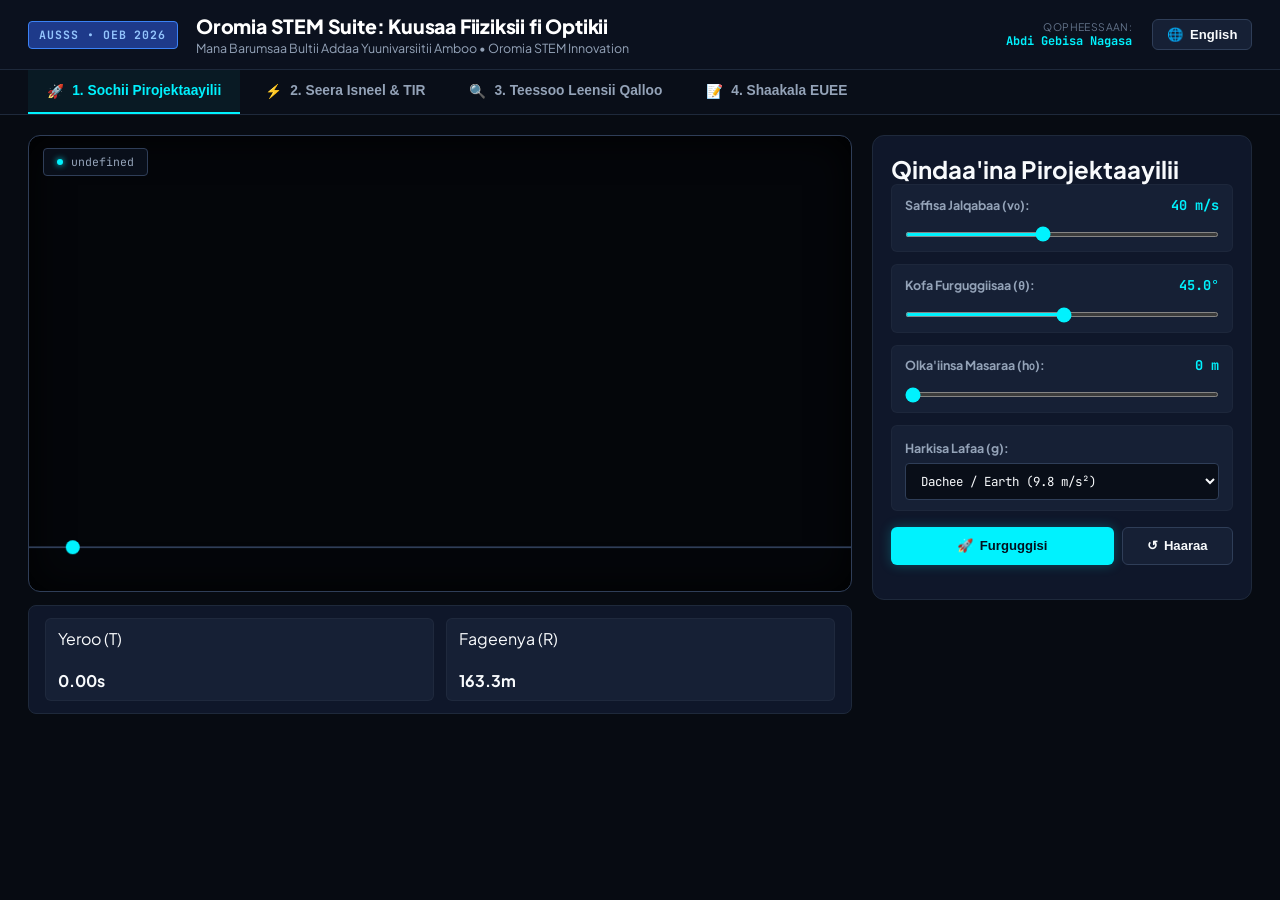
<file: index.html>
<!DOCTYPE html>
<html lang="om">
<head>
  <meta charset="UTF-8" />
  <meta name="viewport" content="width=device-width, initial-scale=1.0" />
  <title>Oromia STEM Suite: Physics & Optics Lab | AUSSS</title>
  <link rel="stylesheet" href="style.css" />
  <link href="https://fonts.googleapis.com/css2?family=JetBrains+Mono:wght@400;700&family=Plus+Jakarta+Sans:wght@400;700;800&display=swap" rel="stylesheet">
</head>
<body>

  <header class="app-header">
    <div class="header-brand">
      <div class="ausss-pill">AUSSS • OEB 2026</div>
      <div class="title-block">
        <h1 id="app-title">Oromia STEM Suite: Kuusaa Fiiziksii fi Optikii</h1>
        <p class="subtitle" id="app-subtitle">Mana Barumsaa Bultii Addaa Yuunivarsiitii Amboo • Oromia STEM Innovation</p>
      </div>
    </div>
    <div class="header-tools">
      <div class="dev-tag">
        <span class="dev-lbl" id="dev-lbl">Qopheessaan:</span>
        <span class="dev-name">Abdi Gebisa Nagasa</span>
      </div>
      <button id="lang-toggle-btn" class="lang-toggle-btn" onclick="toggleLanguage()">
        🌐 <span id="lang-current">English</span>
      </button>
    </div>
  </header>

  <nav class="nav-shelf">
    <div class="mode-tabs">
      <button class="tab-btn active" id="tab-projectile" onclick="switchTab('projectile')">🚀 <span id="tab-lbl-proj">1. Sochii Pirojektaayilii</span></button>
      <button class="tab-btn" id="tab-refraction" onclick="switchTab('refraction')">⚡ <span id="tab-lbl-snell">2. Seera Isneel & TIR</span></button>
      <button class="tab-btn" id="tab-lens" onclick="switchTab('lens')">🔍 <span id="tab-lbl-lens">3. Teessoo Leensii Qalloo</span></button>
      <button class="tab-btn" id="tab-euee" onclick="switchTab('euee')">📝 <span id="tab-lbl-euee">4. Shaakala EUEE</span></button>
    </div>
  </nav>

  <main class="workstation-grid">
    <section class="canvas-viewport">
      <div class="canvas-frame">
        <canvas id="simCanvas" width="940" height="520"></canvas>
        <div class="canvas-floating-badge"><span class="pulse-ring"></span> <span id="canvas-mode-text">Mootora Sochii Pirojektaayilii</span></div>
      </div>
      <div class="telemetry-bar" id="telemetry-deck"></div>
    </section>

    <aside class="control-console">
      <!-- PANEL 1: PROJECTILE -->
      <div class="console-module" id="panel-projectile">
        <h2 id="proj-panel-title">Qindaa'ina Pirojektaayilii</h2>
        <div class="param-box">
            <div class="param-head"><label id="lbl-v0">Saffisa Jalqabaa (v₀):</label><span class="num-out" id="out-v0">40 m/s</span></div>
            <input type="range" id="sl-v0" min="5" max="85" value="40" oninput="updatePhysics()">
        </div>
        <div class="param-box">
            <div class="param-head"><label id="lbl-theta">Kofa Furguggiisaa (θ):</label><span class="num-out" id="out-theta">45.0°</span></div>
            <input type="range" id="sl-theta" min="0" max="89" step="0.5" value="45" oninput="updatePhysics()">
        </div>
        <div class="param-box">
            <div class="param-head"><label id="lbl-h0">Olka'iinsa Masaraa (h₀):</label><span class="num-out" id="out-h0">0 m</span></div>
            <input type="range" id="sl-h0" min="0" max="60" value="0" oninput="updatePhysics()">
        </div>
        <div class="param-box">
            <label id="lbl-gravity">Harkisa Lafaa (g):</label>
            <select id="sel-gravity" class="tech-select" onchange="updatePhysics()">
                <option value="9.80">Dachee / Earth (9.8 m/s²)</option>
                <option value="1.62">Ji'a / Moon (1.6 m/s²)</option>
            </select>
        </div>
        <div class="btn-cluster">
            <button class="btn-action primary" onclick="launchProjectile()">🚀 <span id="lbl-btn-launch">Furguggisi</span></button>
            <button class="btn-action secondary" onclick="resetProjectile()">↺ <span id="lbl-btn-reset-proj">Haaraa</span></button>
        </div>
      </div>

      <!-- PANEL 2: SNELL -->
      <div class="console-module hidden" id="panel-refraction">
        <h2 id="snell-panel-title">Qindaa'ina Jal'ina Ifaa</h2>
        <div class="param-box">
          <label id="lbl-med1">Giddu-galeessa 1ffaa (n₁):</label>
          <select id="sel-med1" class="tech-select" onchange="updatePhysics()">
            <option value="1.0003">Qilleensa / Air</option>
            <option value="1.333">Bishaan / Water</option>
            <option value="1.52">Gilaasii / Glass</option>
          </select>
        </div>
        <div class="param-box">
          <label id="lbl-med2">Giddu-galeessa 2ffaa (n₂):</label>
          <select id="sel-med2" class="tech-select" onchange="updatePhysics()">
            <option value="1.333">Bishaan / Water</option>
            <option value="1.0003">Qilleensa / Air</option>
            <option value="2.42">Daayimandii / Diamond</option>
          </select>
        </div>
        <div class="param-box">
          <div class="param-head"><label id="lbl-theta1">Kofa Furguggiisaa (θ₁):</label><span class="num-out" id="out-theta1">45.0°</span></div>
          <input type="range" id="sl-theta1" min="0" max="89.5" step="0.5" value="45" oninput="updatePhysics()">
        </div>
        <div id="tir-status-card" class="tir-status-box"><div class="tir-badge" id="tir-badge">NORMAL</div><p id="tir-desc">n₁·sin(θ₁) = n₂·sin(θ₂)</p></div>
      </div>

      <!-- PANEL 3: LENS -->
      <div class="console-module hidden" id="panel-lens">
        <h2 id="lens-panel-title">Teessoo Leensii Qalloo</h2>
        <div class="param-box">
          <div class="btn-toggle">
            <button id="btn-convex" class="active" onclick="setLensType('convex')">Bukullee</button>
            <button id="btn-concave" onclick="setLensType('concave')">Qoollee</button>
          </div>
        </div>
        <div class="param-box">
          <div class="param-head"><label id="lbl-focal">Fageenya Fookasii:</label><span class="num-out" id="out-focal">100mm</span></div>
          <input type="range" id="sl-focal" min="40" max="180" value="100" oninput="updatePhysics()">
        </div>
        <div class="param-box">
          <div class="param-head"><label id="lbl-do">Fageenya Wantaa:</label><span class="num-out" id="out-do">200mm</span></div>
          <input type="range" id="sl-do" min="30" max="360" value="200" oninput="updatePhysics()">
        </div>
      </div>

      <!-- PANEL 4: EUEE -->
      <div class="console-module hidden" id="panel-euee">
        <h2 id="euee-panel-title">Shaakala Qormaata EUEE</h2>
        <div id="quiz-container"></div>
        <div class="quiz-score-board"><span id="score-label">Score:</span> <strong id="score-value">0/0</strong></div>
      </div>
    </aside>
  </main>

  <script src="script.js"></script>
</body>
</html>
</file>
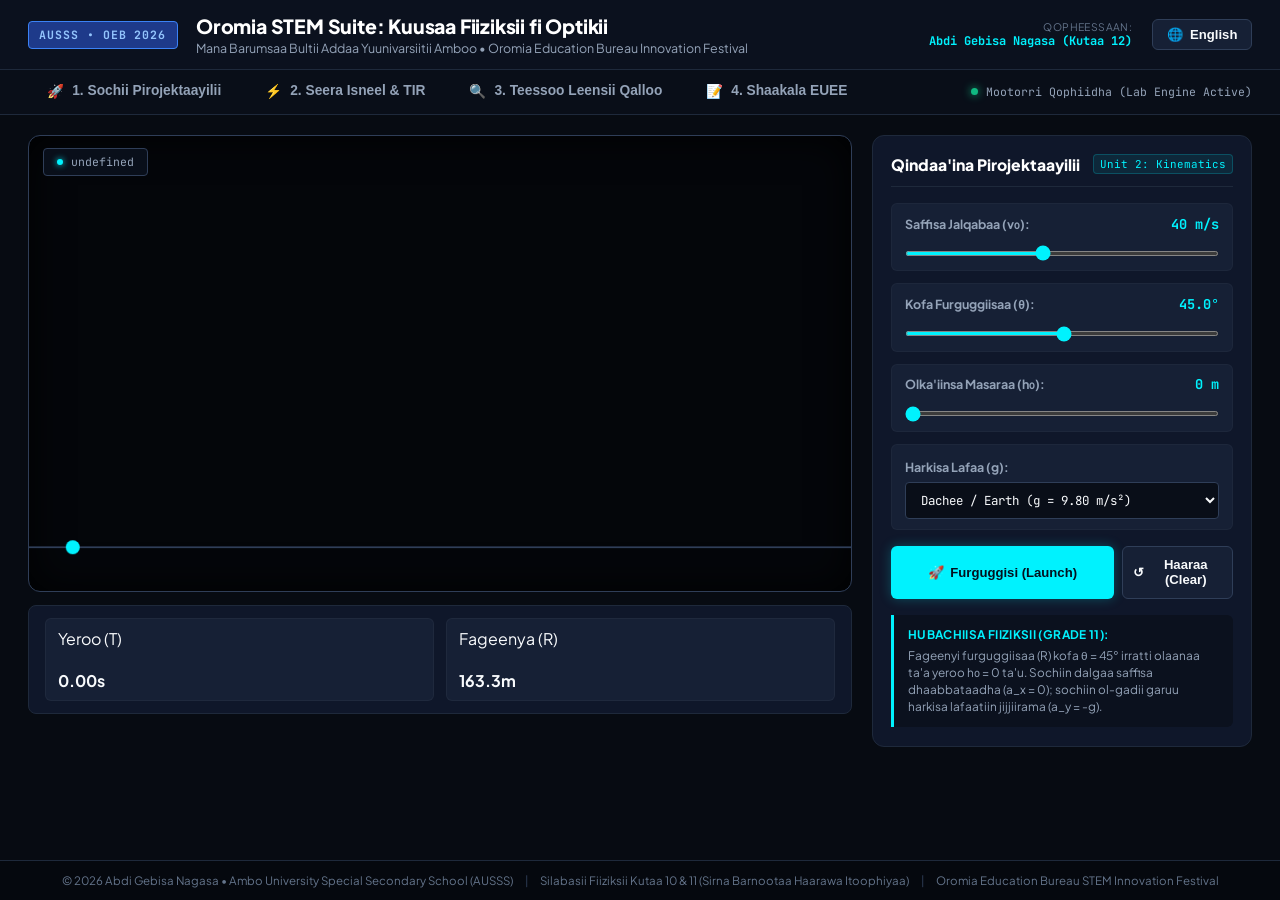
<file: code (7).html>
<!DOCTYPE html>
<html lang="om">
<head>
  <meta charset="UTF-8" />
  <meta name="viewport" content="width=device-width, initial-scale=1.0" />
  <title>Oromia STEM Suite: Physics & Optics Lab | AUSSS</title>
  <meta name="description" content="Flagship STEM Workstation: 2D Projectile Motion, Snell's Law & TIR, Thin Lens Ray-Tracing, and EUEE National Exam Preparation. Created by Abdi Gebisa Nagasa (AUSSS) for the Oromia Education Bureau Innovation Festival 2026." />
  <link rel="stylesheet" href="style.css" />
  <link rel="preconnect" href="https://fonts.googleapis.com">
  <link rel="preconnect" href="https://fonts.gstatic.com" crossorigin>
  <link href="https://fonts.googleapis.com/css2?family=JetBrains+Mono:wght@400;600;700&family=Plus+Jakarta+Sans:wght@400;600;700;800&display=swap" rel="stylesheet">
</head>
<body>

  <!-- Top Technical Header -->
  <header class="app-header">
    <div class="header-brand">
      <div class="ausss-pill">AUSSS • OEB 2026</div>
      <div class="title-block">
        <h1 id="app-title">Oromia STEM Suite: Kuusaa Fiiziksii fi Optikii</h1>
        <p class="subtitle" id="app-subtitle">
          Mana Barumsaa Bultii Addaa Yuunivarsiitii Amboo • Oromia Education Bureau Innovation Festival
        </p>
      </div>
    </div>
    <div class="header-tools">
      <div class="dev-tag">
        <span class="dev-lbl" id="dev-lbl">Qopheessaan:</span>
        <span class="dev-name">Abdi Gebisa Nagasa (Kutaa 12)</span>
      </div>
      <button id="lang-toggle-btn" class="lang-toggle-btn" type="button" aria-label="Toggle language">
        <span class="lang-flag" aria-hidden="true">🌐</span>
        <span id="lang-current">English</span>
      </button>
    </div>
  </header>

  <!-- Technical Navigation Shelf -->
  <nav class="nav-shelf">
    <div class="mode-tabs" role="tablist">
      <button class="tab-btn active" role="tab" aria-selected="true" data-tab="projectile" id="tab-proj">
        <span class="tab-icon" aria-hidden="true">🚀</span>
        <span id="tab-lbl-proj">1. Sochii Pirojektaayilii</span>
      </button>
      <button class="tab-btn" role="tab" aria-selected="false" data-tab="refraction" id="tab-snell">
        <span class="tab-icon" aria-hidden="true">⚡</span>
        <span id="tab-lbl-snell">2. Seera Isneel & TIR</span>
      </button>
      <button class="tab-btn" role="tab" aria-selected="false" data-tab="lens" id="tab-lens">
        <span class="tab-icon" aria-hidden="true">🔍</span>
        <span id="tab-lbl-lens">3. Teessoo Leensii Qalloo</span>
      </button>
      <button class="tab-btn" role="tab" aria-selected="false" data-tab="euee" id="tab-euee">
        <span class="tab-icon" aria-hidden="true">📝</span>
        <span id="tab-lbl-euee">4. Shaakala EUEE</span>
      </button>
    </div>
    <div class="system-status">
      <span class="sys-dot"></span>
      <span id="sys-status-text">Mootorri Qophiidha (Lab Engine Active)</span>
    </div>
  </nav>

  <!-- Main Workstation Layout -->
  <main class="workstation-grid">

    <!-- Viewport Panel (Canvas & Telemetry) -->
    <section class="canvas-viewport" aria-label="Simulation Display">
      <div class="canvas-frame" id="canvas-frame">
        <canvas id="simCanvas" width="940" height="520"></canvas>
        <div class="canvas-floating-badge" id="canvas-badge">
          <span class="pulse-ring"></span>
          <span id="canvas-mode-text">Mootora Sochii Pirojektaayilii (2D Kinematics)</span>
        </div>
      </div>

      <!-- Real-Time Physics Telemetry Deck -->
      <div class="telemetry-bar" id="telemetry-deck">
        <!-- Injected via JavaScript based on active module -->
      </div>
    </section>

    <!-- Interactive Parameter Control Console -->
    <aside class="control-console" aria-label="Control Panel">

      <!-- ================= MODULE 1: PROJECTILE MOTION ================= -->
      <div class="console-module" id="panel-projectile">
        <div class="console-head">
          <h2 id="proj-panel-title">Qindaa'ina Pirojektaayilii</h2>
          <span class="unit-ref">Unit 2: Kinematics</span>
        </div>

        <div class="param-box">
          <div class="param-head">
            <label for="sl-v0" id="lbl-v0">Saffisa Jalqabaa (v₀):</label>
            <span class="num-out" id="out-v0">40 m/s</span>
          </div>
          <input type="range" id="sl-v0" min="5" max="85" step="1" value="40" />
        </div>

        <div class="param-box">
          <div class="param-head">
            <label for="sl-theta" id="lbl-theta">Kofa Furguggiisaa (θ):</label>
            <span class="num-out" id="out-theta">45.0°</span>
          </div>
          <input type="range" id="sl-theta" min="0" max="89" step="0.5" value="45" />
        </div>

        <div class="param-box">
          <div class="param-head">
            <label for="sl-h0" id="lbl-h0">Olka'iinsa Masaraa (h₀):</label>
            <span class="num-out" id="out-h0">0 m</span>
          </div>
          <input type="range" id="sl-h0" min="0" max="60" step="1" value="0" />
        </div>

        <div class="param-box">
          <label for="sel-gravity" id="lbl-gravity">Harkisa Lafaa (g):</label>
          <select id="sel-gravity" class="tech-select">
            <option value="9.80" selected>Dachee / Earth (g = 9.80 m/s²)</option>
            <option value="1.62">Ji'a / Moon (g = 1.62 m/s²)</option>
            <option value="3.71">Maarsii / Mars (g = 3.71 m/s²)</option>
            <option value="24.79">Jupitarii / Jupiter (g = 24.79 m/s²)</option>
          </select>
        </div>

        <div class="btn-cluster">
          <button id="btn-launch-proj" class="btn-action primary" type="button">
            🚀 <span id="lbl-btn-launch">Furguggisi (Launch)</span>
          </button>
          <button id="btn-reset-proj" class="btn-action secondary" type="button">
            ↺ <span id="lbl-btn-reset-proj">Haaraa (Clear)</span>
          </button>
        </div>

        <div class="pedagogy-card">
          <h3 id="proj-pedagogy-title">Hubachiisa Fiiziksii (Grade 11):</h3>
          <p id="proj-pedagogy-body">
            Fageenyi furguggiisaa (R) kofa θ = 45° irratti olaanaa ta'a yeroo h₀ = 0 ta'u. Sochiin dalgaa saffisa dhaabbataadha (a_x = 0); sochiin ol-gadii garuu harkisa lafaatiin jijjiirama (a_y = -g).
          </p>
        </div>
      </div>

      <!-- ================= MODULE 2: SNELL'S LAW & REFRACTION ================= -->
      <div class="console-module hidden" id="panel-refraction">
        <div class="console-head">
          <h2 id="snell-panel-title">Qindaa'ina Jal'ina Ifaa</h2>
          <span class="unit-ref">Unit: Wave Optics</span>
        </div>

        <div class="param-box">
          <label for="sel-med1" id="lbl-med1">Giddu-galeessa 1ffaa (Medium 1 - n₁):</label>
          <select id="sel-med1" class="tech-select">
            <option value="1.0000">Qilleensa Duwwaa / Vacuum (n = 1.000)</option>
            <option value="1.0003" selected>Qilleensa / Air (n = 1.0003)</option>
            <option value="1.3330">Bishaan / Water (n = 1.333)</option>
            <option value="1.5200">Gilaasii / Crown Glass (n = 1.520)</option>
            <option value="1.6600">Gilaasii Filitii / Flint Glass (n = 1.660)</option>
            <option value="2.4200">Daayimandii / Diamond (n = 2.420)</option>
          </select>
        </div>

        <div class="param-box">
          <label for="sel-med2" id="lbl-med2">Giddu-galeessa 2ffaa (Medium 2 - n₂):</label>
          <select id="sel-med2" class="tech-select">
            <option value="1.0000">Qilleensa Duwwaa / Vacuum (n = 1.000)</option>
            <option value="1.0003">Qilleensa / Air (n = 1.0003)</option>
            <option value="1.3330" selected>Bishaan / Water (n = 1.333)</option>
            <option value="1.5200">Gilaasii / Crown Glass (n = 1.520)</option>
            <option value="1.6600">Gilaasii Filitii / Flint Glass (n = 1.660)</option>
            <option value="2.4200">Daayimandii / Diamond (n = 2.420)</option>
          </select>
        </div>

        <div class="param-box">
          <div class="param-head">
            <label for="sl-theta1" id="lbl-theta1">Kofa Furguggiisaa (θ₁):</label>
            <span class="num-out" id="out-theta1">45.0°</span>
          </div>
          <input type="range" id="sl-theta1" min="0" max="89.5" step="0.5" value="45" />
        </div>

        <div id="tir-status-card" class="tir-status-box">
          <div class="tir-badge" id="tir-badge">CALAQQEE GUUTUU HIN TAANE</div>
          <p class="tir-desc" id="tir-desc">
            Ifni meediyama 2ffaatti darbee jal'ateera: n₁·sin(θ₁) = n₂·sin(θ₂).
          </p>
        </div>

        <div class="pedagogy-card">
          <h3 id="snell-pedagogy-title">Ijaarsa Faayibara Optikii:</h3>
          <p id="snell-pedagogy-body">
            Yeroo ifni giddu-galeessa dhangala'oo olaanaa (n₁) irraa gara isa gadii (n₂) darbu, kofni galii kofa murteessaa (θc = arcsin(n₂/n₁)) yoo caale ifti hundi 100% deebi'a (TIR).
          </p>
        </div>
      </div>

      <!-- ================= MODULE 3: THIN LENS BENCH ================= -->
      <div class="console-module hidden" id="panel-lens">
        <div class="console-head">
          <h2 id="lens-panel-title">Teessoo Leensii Qalloo</h2>
          <span class="unit-ref">Unit: Geometric Optics</span>
        </div>

        <div class="param-box">
          <label id="lbl-lens-type">Gosa Leensii (Lens Type):</label>
          <div class="btn-toggle">
            <button id="btn-convex" class="active" type="button">Bukullee (Convex)</button>
            <button id="btn-concave" type="button">Qoollee (Concave)</button>
          </div>
        </div>

        <div class="param-box">
          <div class="param-head">
            <label for="sl-focal" id="lbl-focal">Fageenya Fookasii (|f|):</label>
            <span class="num-out" id="out-focal">110 mm</span>
          </div>
          <input type="range" id="sl-focal" min="40" max="180" step="5" value="110" />
        </div>

        <div class="param-box">
          <div class="param-head">
            <label for="sl-do" id="lbl-do">Fageenya Wantaa (d_o):</label>
            <span class="num-out" id="out-do">220 mm</span>
          </div>
          <input type="range" id="sl-do" min="40" max="360" step="2" value="220" />
        </div>

        <div class="param-box">
          <div class="param-head">
            <label for="sl-ho" id="lbl-ho">Olka'iinsa Wantaa (h_o):</label>
            <span class="num-out" id="out-ho">65 mm</span>
          </div>
          <input type="range" id="sl-ho" min="20" max="100" step="2" value="65" />
        </div>

        <div class="pedagogy-card">
          <h3 id="lens-pedagogy-title">Herrega Leensii Gaawusiyaanii:</h3>
          <p id="lens-pedagogy-body">
            1/f = 1/d_o + 1/d_i  =>  d_i = (d_o · f) / (d_o - f)<br />
            Guddina (Magnification): M = -d_i / d_o = h_i / h_o
          </p>
        </div>
      </div>

      <!-- ================= MODULE 4: EUEE PREP ================= -->
      <div class="console-module hidden" id="panel-euee">
        <div class="console-head">
          <h2 id="euee-panel-title">Qormaata EUEE Shaakaluu</h2>
          <span class="unit-ref">Grade 10 & 11 Bank</span>
        </div>

        <div class="euee-quiz-container" id="quiz-container">
          <!-- Dynamically populated by JavaScript -->
        </div>

        <div class="quiz-score-board">
          <div class="score-readout">
            <span id="score-label">Qabxii Keessan:</span>
            <strong id="score-value">0 / 4</strong>
          </div>
          <button id="btn-quiz-reset" class="btn-action secondary" type="button">
            ↻ <span id="lbl-quiz-reset">Irra Deebi'i</span>
          </button>
        </div>
      </div>

    </aside>
  </main>

  <!-- Technical Footer -->
  <footer class="app-footer">
    <div class="footer-core">
      <span>© 2026 Abdi Gebisa Nagasa • Ambo University Special Secondary School (AUSSS)</span>
      <span class="footer-divider">|</span>
      <span id="footer-curriculum">Silabasii Fiiziksii Kutaa 10 & 11 (Sirna Barnootaa Haarawa Itoophiyaa)</span>
      <span class="footer-divider">|</span>
      <span>Oromia Education Bureau STEM Innovation Festival</span>
    </div>
  </footer>

  <script src="script.js"></script>
</body>
</html>
</file>
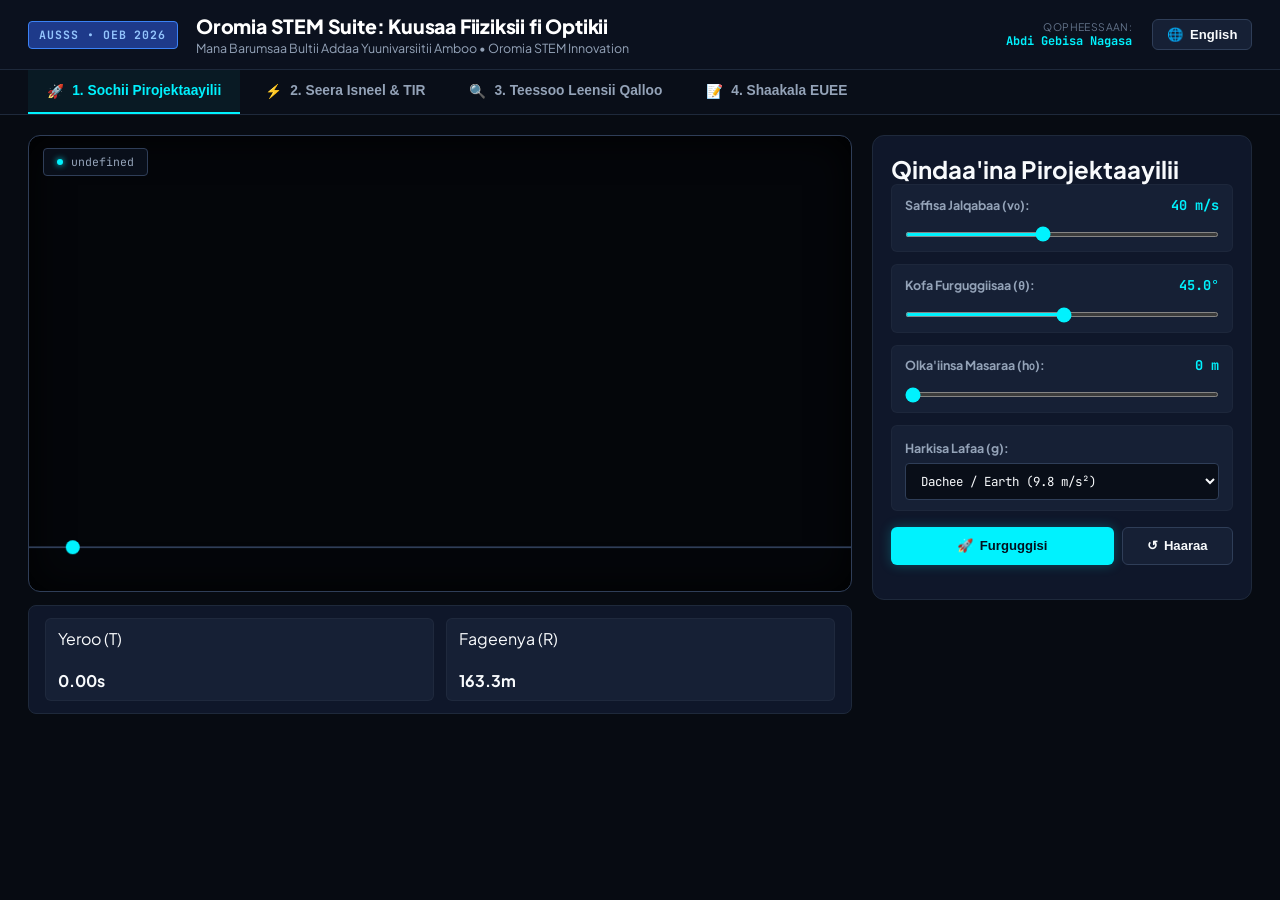
<file: code (8).html>
<!DOCTYPE html>
<html lang="om">
<head>
  <meta charset="UTF-8" />
  <meta name="viewport" content="width=device-width, initial-scale=1.0" />
  <title>Oromia STEM Suite: Physics & Optics Lab | AUSSS</title>
  <link rel="stylesheet" href="style.css" />
  <link href="https://fonts.googleapis.com/css2?family=JetBrains+Mono:wght@400;700&family=Plus+Jakarta+Sans:wght@400;700;800&display=swap" rel="stylesheet">
</head>
<body>

  <header class="app-header">
    <div class="header-brand">
      <div class="ausss-pill">AUSSS • OEB 2026</div>
      <div class="title-block">
        <h1 id="app-title">Oromia STEM Suite: Kuusaa Fiiziksii fi Optikii</h1>
        <p class="subtitle" id="app-subtitle">Mana Barumsaa Bultii Addaa Yuunivarsiitii Amboo • Oromia STEM Innovation</p>
      </div>
    </div>
    <div class="header-tools">
      <div class="dev-tag">
        <span class="dev-lbl" id="dev-lbl">Qopheessaan:</span>
        <span class="dev-name">Abdi Gebisa Nagasa</span>
      </div>
      <button id="lang-toggle-btn" class="lang-toggle-btn" onclick="toggleLanguage()">
        🌐 <span id="lang-current">English</span>
      </button>
    </div>
  </header>

  <nav class="nav-shelf">
    <div class="mode-tabs">
      <button class="tab-btn active" id="tab-projectile" onclick="switchTab('projectile')">🚀 <span id="tab-lbl-proj">1. Sochii Pirojektaayilii</span></button>
      <button class="tab-btn" id="tab-refraction" onclick="switchTab('refraction')">⚡ <span id="tab-lbl-snell">2. Seera Isneel & TIR</span></button>
      <button class="tab-btn" id="tab-lens" onclick="switchTab('lens')">🔍 <span id="tab-lbl-lens">3. Teessoo Leensii Qalloo</span></button>
      <button class="tab-btn" id="tab-euee" onclick="switchTab('euee')">📝 <span id="tab-lbl-euee">4. Shaakala EUEE</span></button>
    </div>
  </nav>

  <main class="workstation-grid">
    <section class="canvas-viewport">
      <div class="canvas-frame">
        <canvas id="simCanvas" width="940" height="520"></canvas>
        <div class="canvas-floating-badge"><span class="pulse-ring"></span> <span id="canvas-mode-text">Mootora Sochii Pirojektaayilii</span></div>
      </div>
      <div class="telemetry-bar" id="telemetry-deck"></div>
    </section>

    <aside class="control-console">
      <!-- PANEL 1: PROJECTILE -->
      <div class="console-module" id="panel-projectile">
        <h2 id="proj-panel-title">Qindaa'ina Pirojektaayilii</h2>
        <div class="param-box">
            <div class="param-head"><label id="lbl-v0">Saffisa Jalqabaa (v₀):</label><span class="num-out" id="out-v0">40 m/s</span></div>
            <input type="range" id="sl-v0" min="5" max="85" value="40" oninput="updatePhysics()">
        </div>
        <div class="param-box">
            <div class="param-head"><label id="lbl-theta">Kofa Furguggiisaa (θ):</label><span class="num-out" id="out-theta">45.0°</span></div>
            <input type="range" id="sl-theta" min="0" max="89" step="0.5" value="45" oninput="updatePhysics()">
        </div>
        <div class="param-box">
            <div class="param-head"><label id="lbl-h0">Olka'iinsa Masaraa (h₀):</label><span class="num-out" id="out-h0">0 m</span></div>
            <input type="range" id="sl-h0" min="0" max="60" value="0" oninput="updatePhysics()">
        </div>
        <div class="param-box">
            <label id="lbl-gravity">Harkisa Lafaa (g):</label>
            <select id="sel-gravity" class="tech-select" onchange="updatePhysics()">
                <option value="9.80">Dachee / Earth (9.8 m/s²)</option>
                <option value="1.62">Ji'a / Moon (1.6 m/s²)</option>
            </select>
        </div>
        <div class="btn-cluster">
            <button class="btn-action primary" onclick="launchProjectile()">🚀 <span id="lbl-btn-launch">Furguggisi</span></button>
            <button class="btn-action secondary" onclick="resetProjectile()">↺ <span id="lbl-btn-reset-proj">Haaraa</span></button>
        </div>
      </div>

      <!-- PANEL 2: SNELL -->
      <div class="console-module hidden" id="panel-refraction">
        <h2 id="snell-panel-title">Qindaa'ina Jal'ina Ifaa</h2>
        <div class="param-box">
          <label id="lbl-med1">Giddu-galeessa 1ffaa (n₁):</label>
          <select id="sel-med1" class="tech-select" onchange="updatePhysics()">
            <option value="1.0003">Qilleensa / Air</option>
            <option value="1.333">Bishaan / Water</option>
            <option value="1.52">Gilaasii / Glass</option>
          </select>
        </div>
        <div class="param-box">
          <label id="lbl-med2">Giddu-galeessa 2ffaa (n₂):</label>
          <select id="sel-med2" class="tech-select" onchange="updatePhysics()">
            <option value="1.333">Bishaan / Water</option>
            <option value="1.0003">Qilleensa / Air</option>
            <option value="2.42">Daayimandii / Diamond</option>
          </select>
        </div>
        <div class="param-box">
          <div class="param-head"><label id="lbl-theta1">Kofa Furguggiisaa (θ₁):</label><span class="num-out" id="out-theta1">45.0°</span></div>
          <input type="range" id="sl-theta1" min="0" max="89.5" step="0.5" value="45" oninput="updatePhysics()">
        </div>
        <div id="tir-status-card" class="tir-status-box"><div class="tir-badge" id="tir-badge">NORMAL</div><p id="tir-desc">n₁·sin(θ₁) = n₂·sin(θ₂)</p></div>
      </div>

      <!-- PANEL 3: LENS -->
      <div class="console-module hidden" id="panel-lens">
        <h2 id="lens-panel-title">Teessoo Leensii Qalloo</h2>
        <div class="param-box">
          <div class="btn-toggle">
            <button id="btn-convex" class="active" onclick="setLensType('convex')">Bukullee</button>
            <button id="btn-concave" onclick="setLensType('concave')">Qoollee</button>
          </div>
        </div>
        <div class="param-box">
          <div class="param-head"><label id="lbl-focal">Fageenya Fookasii:</label><span class="num-out" id="out-focal">100mm</span></div>
          <input type="range" id="sl-focal" min="40" max="180" value="100" oninput="updatePhysics()">
        </div>
        <div class="param-box">
          <div class="param-head"><label id="lbl-do">Fageenya Wantaa:</label><span class="num-out" id="out-do">200mm</span></div>
          <input type="range" id="sl-do" min="30" max="360" value="200" oninput="updatePhysics()">
        </div>
      </div>

      <!-- PANEL 4: EUEE -->
      <div class="console-module hidden" id="panel-euee">
        <h2 id="euee-panel-title">Shaakala Qormaata EUEE</h2>
        <div id="quiz-container"></div>
        <div class="quiz-score-board"><span id="score-label">Score:</span> <strong id="score-value">0/0</strong></div>
      </div>
    </aside>
  </main>

  <script src="script.js"></script>
</body>
</html>
</file>
<file: style.css>
/* =============================================================================
   OROMIA STEM SUITE - UNIFIED DESIGN SYSTEM
   Author: Abdi Gebisa Nagasa (AUSSS Grade 12)
   Theme: Obsidian Research Station (#070b12) with Photonic Neon Accents
   Zero external dependencies. 100% pure responsive CSS.
   ============================================================================= */

:root {
  --bg-deep: #070b12;
  --bg-shelf: #0b111e;
  --bg-panel: #0f172a;
  --bg-card: #162035;
  --bg-input: #090e18;

  --border-dim: #1e293b;
  --border-bright: #2f3e58;

  --text-main: #f8fafc;
  --text-muted: #94a3b8;
  --text-dim: #64748b;

  --accent-cyan: #00f2fe;
  --accent-cyan-glow: rgba(0, 242, 254, 0.25);
  --accent-emerald: #10b981;
  --accent-emerald-glow: rgba(16, 185, 129, 0.25);
  --accent-amber: #f59e0b;
  --accent-rose: #f43f5e;
  --accent-blue: #3b82f6;

  --font-mono: "JetBrains Mono", Consolas, Menlo, monospace;
  --font-sans: "Plus Jakarta Sans", -apple-system, BlinkMacSystemFont, "Segoe UI", Roboto, sans-serif;
  --transition: all 0.2s cubic-bezier(0.4, 0, 0.2, 1);
}

* {
  margin: 0;
  padding: 0;
  box-sizing: border-box;
}

body {
  background-color: var(--bg-deep);
  color: var(--text-main);
  font-family: var(--font-sans);
  min-height: 100vh;
  display: flex;
  flex-direction: column;
  overflow-x: hidden;
}

/* ----------------- TOP HEADER ----------------- */
.app-header {
  background: var(--bg-shelf);
  border-bottom: 1px solid var(--border-dim);
  padding: 0.85rem 1.75rem;
  display: flex;
  justify-content: space-between;
  align-items: center;
  gap: 1.5rem;
}

.header-brand {
  display: flex;
  align-items: center;
  gap: 1.15rem;
}

.ausss-pill {
  background: #1e3a8a;
  color: #93c5fd;
  border: 1px solid #3b82f6;
  font-family: var(--font-mono);
  font-size: 0.72rem;
  font-weight: 700;
  letter-spacing: 0.08em;
  padding: 0.35rem 0.65rem;
  border-radius: 4px;
  white-space: nowrap;
}

.title-block h1 {
  font-size: 1.22rem;
  font-weight: 800;
  color: #ffffff;
  letter-spacing: -0.01em;
}

.title-block .subtitle {
  font-size: 0.78rem;
  color: var(--text-muted);
  margin-top: 2px;
}

.header-tools {
  display: flex;
  align-items: center;
  gap: 1.25rem;
}

.dev-tag {
  display: flex;
  flex-direction: column;
  align-items: flex-end;
  font-size: 0.75rem;
  line-height: 1.3;
}

.dev-lbl {
  color: var(--text-dim);
  text-transform: uppercase;
  font-size: 0.65rem;
  letter-spacing: 0.04em;
}

.dev-name {
  color: var(--accent-cyan);
  font-weight: 700;
  font-family: var(--font-mono);
}

.lang-toggle-btn {
  background: var(--bg-card);
  border: 1px solid var(--border-bright);
  color: var(--text-main);
  padding: 0.45rem 0.85rem;
  border-radius: 6px;
  font-size: 0.82rem;
  font-weight: 700;
  cursor: pointer;
  display: inline-flex;
  align-items: center;
  gap: 0.45rem;
  transition: var(--transition);
}

.lang-toggle-btn:hover {
  border-color: var(--accent-cyan);
  background: #1e2c45;
  transform: translateY(-1px);
}

/* ----------------- SUB-NAVIGATION SHELF ----------------- */
.nav-shelf {
  background: #090e18;
  border-bottom: 1px solid var(--border-dim);
  padding: 0 1.75rem;
  display: flex;
  justify-content: space-between;
  align-items: center;
}

.mode-tabs {
  display: flex;
  gap: 0.35rem;
}

.tab-btn {
  background: transparent;
  border: none;
  border-bottom: 2.5px solid transparent;
  color: var(--text-muted);
  padding: 0.8rem 1.2rem;
  font-size: 0.86rem;
  font-weight: 700;
  cursor: pointer;
  display: inline-flex;
  align-items: center;
  gap: 0.5rem;
  transition: var(--transition);
}

.tab-btn:hover {
  color: #ffffff;
}

.tab-btn.active {
  color: var(--accent-cyan);
  border-bottom-color: var(--accent-cyan);
  background: rgba(0, 242, 254, 0.05);
}

.system-status {
  display: flex;
  align-items: center;
  gap: 0.5rem;
  font-family: var(--font-mono);
  font-size: 0.72rem;
  color: var(--text-muted);
}

.sys-dot {
  width: 7px;
  height: 7px;
  border-radius: 50%;
  background: var(--accent-emerald);
  box-shadow: 0 0 8px var(--accent-emerald);
}

/* ----------------- MAIN WORKBENCH GRID ----------------- */
.workstation-grid {
  flex: 1;
  display: grid;
  grid-template-columns: 1fr 380px;
  gap: 1.25rem;
  padding: 1.25rem 1.75rem;
  max-width: 1650px;
  margin: 0 auto;
  width: 100%;
}

/* ----------------- CANVAS VIEWPORT ----------------- */
.canvas-viewport {
  display: flex;
  flex-direction: column;
  gap: 0.85rem;
}

.canvas-frame {
  position: relative;
  background: #04060a;
  border: 1px solid var(--border-bright);
  border-radius: 12px;
  overflow: hidden;
  box-shadow: inset 0 0 40px rgba(0, 0, 0, 0.9);
}

#simCanvas {
  display: block;
  width: 100%;
  height: auto;
  cursor: crosshair;
}

.canvas-floating-badge {
  position: absolute;
  top: 12px;
  left: 14px;
  background: rgba(11, 17, 30, 0.85);
  border: 1px solid var(--border-bright);
  padding: 0.35rem 0.8rem;
  border-radius: 4px;
  font-size: 0.72rem;
  font-family: var(--font-mono);
  color: var(--text-muted);
  display: inline-flex;
  align-items: center;
  gap: 0.5rem;
  pointer-events: none;
}

.pulse-ring {
  width: 6px;
  height: 6px;
  border-radius: 50%;
  background: var(--accent-cyan);
  box-shadow: 0 0 6px var(--accent-cyan);
}

/* ----------------- TELEMETRY DOCK ----------------- */
.telemetry-bar {
  background: var(--bg-panel);
  border: 1px solid var(--border-dim);
  border-radius: 8px;
  padding: 0.75rem 1rem;
  display: grid;
  grid-template-columns: repeat(auto-fit, minmax(150px, 1fr));
  gap: 0.75rem;
}

.telemetry-node {
  background: var(--bg-card);
  border: 1px solid rgba(255, 255, 255, 0.04);
  border-radius: 6px;
  padding: 0.55rem 0.75rem;
  display: flex;
  flex-direction: column;
}

.telemetry-lbl {
  font-size: 0.68rem;
  color: var(--text-dim);
  text-transform: uppercase;
  font-family: var(--font-mono);
  letter-spacing: 0.04em;
  font-weight: 600;
}

.telemetry-val {
  font-family: var(--font-mono);
  font-size: 1.12rem;
  font-weight: 700;
  margin-top: 3px;
  color: #ffffff;
}

.telemetry-val.cyan { color: var(--accent-cyan); }
.telemetry-val.emerald { color: var(--accent-emerald); }
.telemetry-val.amber { color: var(--accent-amber); }
.telemetry-val.rose { color: var(--accent-rose); }

/* ----------------- CONTROL CONSOLE ----------------- */
.control-console {
  background: var(--bg-panel);
  border: 1px solid var(--border-dim);
  border-radius: 12px;
  padding: 1.15rem;
  height: fit-content;
}

.console-head {
  display: flex;
  justify-content: space-between;
  align-items: center;
  border-bottom: 1px solid var(--border-dim);
  padding-bottom: 0.75rem;
  margin-bottom: 1rem;
}

.console-head h2 {
  font-size: 0.98rem;
  font-weight: 800;
  color: #ffffff;
}

.unit-ref {
  font-family: var(--font-mono);
  font-size: 0.68rem;
  color: var(--accent-cyan);
  background: rgba(0, 242, 254, 0.08);
  border: 1px solid rgba(0, 242, 254, 0.2);
  padding: 2px 6px;
  border-radius: 4px;
}

.param-box {
  background: var(--bg-card);
  border: 1px solid rgba(255, 255, 255, 0.03);
  border-radius: 6px;
  padding: 0.65rem 0.8rem;
  margin-bottom: 0.75rem;
}

.param-head {
  display: flex;
  justify-content: space-between;
  align-items: center;
  margin-bottom: 0.4rem;
}

.param-head label,
.param-box label {
  font-size: 0.78rem;
  color: var(--text-muted);
  font-weight: 700;
}

.num-out {
  font-family: var(--font-mono);
  color: var(--accent-cyan);
  font-size: 0.85rem;
  font-weight: 700;
}

input[type="range"] {
  width: 100%;
  accent-color: var(--accent-cyan);
  cursor: pointer;
  height: 5px;
  background: var(--bg-input);
  border-radius: 4px;
}

.tech-select {
  width: 100%;
  background: var(--bg-input);
  border: 1px solid var(--border-bright);
  color: var(--text-main);
  padding: 0.5rem 0.65rem;
  border-radius: 4px;
  font-family: var(--font-mono);
  font-size: 0.78rem;
  outline: none;
  margin-top: 0.35rem;
}

.tech-select:focus {
  border-color: var(--accent-cyan);
}

.btn-cluster {
  display: grid;
  grid-template-columns: 2fr 1fr;
  gap: 0.5rem;
  margin: 1rem 0;
}

.btn-action {
  padding: 0.65rem;
  border-radius: 6px;
  font-weight: 700;
  font-size: 0.82rem;
  cursor: pointer;
  display: inline-flex;
  align-items: center;
  justify-content: center;
  gap: 0.4rem;
  border: none;
  transition: var(--transition);
}

.btn-action.primary {
  background: var(--accent-cyan);
  color: #03101e;
  box-shadow: 0 0 12px var(--accent-cyan-glow);
}

.btn-action.primary:hover {
  background: #33ebff;
  transform: translateY(-1px);
}

.btn-action.secondary {
  background: var(--bg-card);
  color: var(--text-main);
  border: 1px solid var(--border-bright);
}

.btn-action.secondary:hover {
  background: #202d44;
}

.pedagogy-card {
  background: #0b111e;
  border-left: 3px solid var(--accent-cyan);
  padding: 0.75rem 0.85rem;
  border-radius: 0 6px 6px 0;
  margin-top: 0.85rem;
}

.pedagogy-card h3 {
  font-size: 0.74rem;
  color: var(--accent-cyan);
  font-weight: 700;
  margin-bottom: 0.3rem;
  text-transform: uppercase;
  letter-spacing: 0.03em;
}

.pedagogy-card p {
  font-size: 0.74rem;
  color: var(--text-muted);
  line-height: 1.45;
}

/* ----------------- TOTAL INTERNAL REFLECTION (TIR) BOX ----------------- */
.tir-status-box {
  background: rgba(16, 24, 39, 0.6);
  border: 1px solid var(--border-bright);
  border-radius: 6px;
  padding: 0.75rem;
  margin-top: 0.5rem;
  transition: var(--transition);
}

.tir-badge {
  display: inline-block;
  font-size: 0.68rem;
  font-weight: 800;
  font-family: var(--font-mono);
  padding: 2px 6px;
  border-radius: 3px;
  background: rgba(16, 185, 129, 0.15);
  color: var(--accent-emerald);
  border: 1px solid var(--accent-emerald);
  margin-bottom: 0.35rem;
}

.tir-status-box.active-tir {
  background: rgba(244, 63, 94, 0.08);
  border-color: var(--accent-rose);
}

.tir-status-box.active-tir .tir-badge {
  background: rgba(244, 63, 94, 0.2);
  color: var(--accent-rose);
  border-color: var(--accent-rose);
}

.tir-desc {
  font-size: 0.72rem;
  color: var(--text-muted);
  line-height: 1.4;
}

/* ----------------- LENS TOGGLE BUTTONS ----------------- */
.btn-toggle {
  display: flex;
  background: var(--bg-input);
  border: 1px solid var(--border-dim);
  border-radius: 6px;
  overflow: hidden;
  margin-top: 0.4rem;
}

.btn-toggle button {
  flex: 1;
  padding: 0.55rem;
  border: none;
  background: transparent;
  color: var(--text-muted);
  cursor: pointer;
  font-weight: 700;
  font-size: 0.78rem;
  transition: var(--transition);
}

.btn-toggle button.active {
  background: var(--accent-cyan);
  color: #03101e;
}

/* ----------------- EUEE QUIZ MODULE ----------------- */
.euee-quiz-container {
  display: flex;
  flex-direction: column;
  gap: 0.85rem;
  max-height: 480px;
  overflow-y: auto;
  padding-right: 4px;
}

.quiz-card {
  background: var(--bg-card);
  border: 1px solid var(--border-dim);
  border-radius: 6px;
  padding: 0.85rem;
}

.quiz-badge {
  display: inline-block;
  background: rgba(16, 185, 129, 0.1);
  color: var(--accent-emerald);
  font-family: var(--font-mono);
  font-size: 0.65rem;
  font-weight: 700;
  padding: 2px 6px;
  border-radius: 3px;
  margin-bottom: 0.4rem;
}

.quiz-prompt {
  font-size: 0.78rem;
  color: var(--text-main);
  line-height: 1.4;
  margin-bottom: 0.65rem;
}

.quiz-options {
  display: flex;
  flex-direction: column;
  gap: 0.35rem;
}

.quiz-opt-btn {
  background: #0e1523;
  border: 1px solid var(--border-dim);
  color: var(--text-muted);
  padding: 0.45rem 0.65rem;
  border-radius: 4px;
  font-size: 0.74rem;
  text-align: left;
  cursor: pointer;
  transition: var(--transition);
}

.quiz-opt-btn:hover {
  background: #172238;
  color: #ffffff;
}

.quiz-opt-btn.correct {
  background: rgba(16, 185, 129, 0.2);
  border-color: var(--accent-emerald);
  color: var(--accent-emerald);
  font-weight: 700;
}

.quiz-opt-btn.wrong {
  background: rgba(244, 63, 94, 0.2);
  border-color: var(--accent-rose);
  color: var(--accent-rose);
}

.quiz-score-board {
  border-top: 1px solid var(--border-dim);
  padding-top: 0.85rem;
  margin-top: 0.85rem;
  display: flex;
  justify-content: space-between;
  align-items: center;
}

.score-readout {
  font-size: 0.78rem;
  color: var(--text-muted);
}

.score-readout strong {
  font-family: var(--font-mono);
  color: var(--accent-emerald);
  font-size: 0.95rem;
  margin-left: 0.35rem;
}

/* ----------------- FOOTER ----------------- */
.app-footer {
  background: #05080e;
  border-top: 1px solid var(--border-dim);
  padding: 0.75rem 1.75rem;
  font-size: 0.72rem;
  color: var(--text-dim);
  margin-top: auto;
}

.footer-core {
  display: flex;
  flex-wrap: wrap;
  align-items: center;
  justify-content: center;
  gap: 0.75rem;
  text-align: center;
}

.footer-divider {
  color: var(--border-bright);
}

.hidden {
  display: none !important;
}

/* ----------------- RESPONSIVE ----------------- */
@media (max-width: 1080px) {
  .workstation-grid {
    grid-template-columns: 1fr;
  }
  .app-header {
    flex-direction: column;
    align-items: flex-start;
  }
  .header-tools {
    width: 100%;
    justify-content: space-between;
  }
}
</file>
